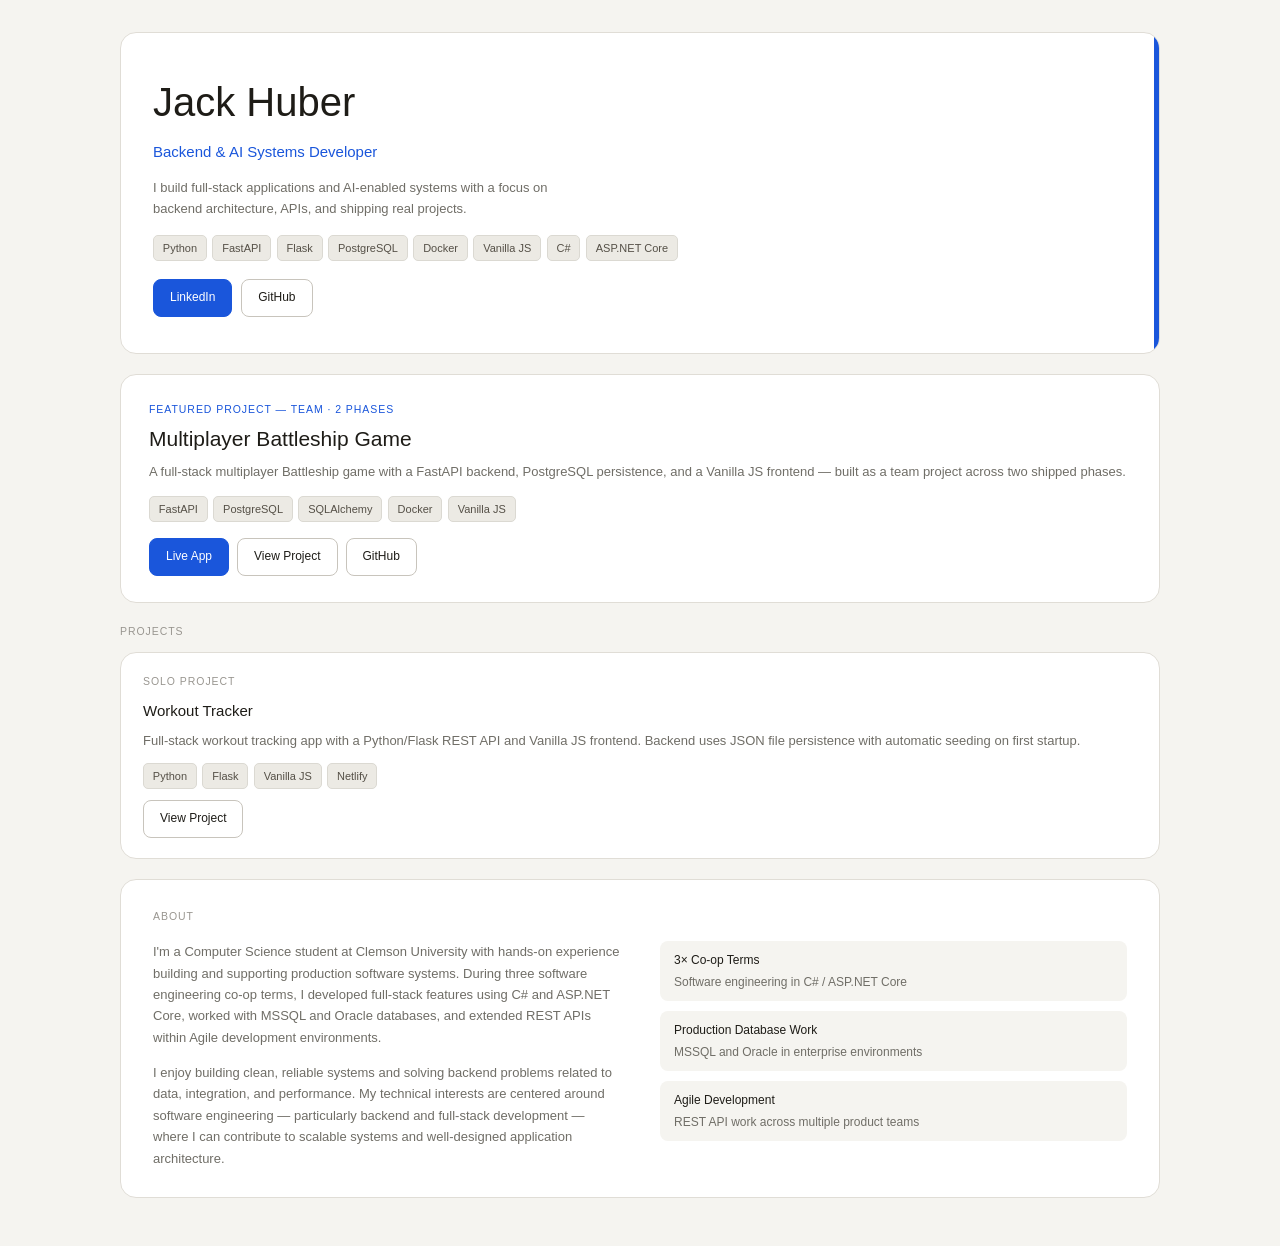
<file: index.html>
<!DOCTYPE html>
<html lang="en">
<head>
  <meta charset="UTF-8" />
  <meta name="viewport" content="width=device-width, initial-scale=1.0" />
  <meta
    name="description"
    content="Jack Huber - Backend and AI Systems Developer building full-stack applications and APIs."
  />
  <title>Jack Huber | Portfolio</title>
  <link rel="stylesheet" href="style.css" />
</head>
<body>
  <main>
    <div class="container page-wrap">

      <!-- ── Hero ─────────────────────────────────────────────────────────────── -->
      <section class="hero-card" aria-labelledby="home-heading">
        <p class="hero-name" id="home-heading">Jack Huber</p>
        <p class="hero-role">Backend &amp; AI Systems Developer</p>
        <p class="hero-bio">
          I build full-stack applications and AI-enabled systems with a focus on backend architecture,
          APIs, and shipping real projects.
        </p>
        <ul class="tags hero-tags" aria-label="Tech stack">
          <li class="tag">Python</li>
          <li class="tag">FastAPI</li>
          <li class="tag">Flask</li>
          <li class="tag">PostgreSQL</li>
          <li class="tag">Docker</li>
          <li class="tag">Vanilla JS</li>
          <li class="tag">C#</li>
          <li class="tag">ASP.NET Core</li>
        </ul>
        <div class="hero-actions">
          <a class="btn btn-filled" href="https://www.linkedin.com/in/jack-huber-87b518264" target="_blank" rel="noopener noreferrer">LinkedIn</a>
          <a class="btn btn-outline" href="https://github.com/jhuber2" target="_blank" rel="noopener noreferrer">GitHub</a>
        </div>
      </section>

      <!-- ── Featured Project ──────────────────────────────────────────────────── -->
      <section aria-labelledby="featured-title">
        <div class="featured-card">
          <p class="featured-label">Featured Project &mdash; Team &middot; 2 Phases</p>
          <h2 class="featured-title" id="featured-title">Multiplayer Battleship Game</h2>
          <p class="featured-desc">
            A full-stack multiplayer Battleship game with a FastAPI backend, PostgreSQL persistence, and a Vanilla JS frontend — built as a team project across two shipped phases.
          </p>
          <ul class="tags featured-tags" aria-label="Tech stack">
            <li class="tag">FastAPI</li>
            <li class="tag">PostgreSQL</li>
            <li class="tag">SQLAlchemy</li>
            <li class="tag">Docker</li>
            <li class="tag">Vanilla JS</li>
          </ul>
          <div class="featured-actions">
            <a class="btn btn-filled" href="https://cpsc3750-battleshipproject.onrender.com/" target="_blank" rel="noopener noreferrer">Live App</a>
            <a class="btn btn-outline" href="project-battleship.html">View Project</a>
            <a class="btn btn-outline" href="https://github.com/jhuber2/CPSC3750_BattleshipProject" target="_blank" rel="noopener noreferrer">GitHub</a>
          </div>
        </div>
      </section>

      <!-- ── Other Projects ────────────────────────────────────────────────────── -->
      <section aria-labelledby="projects-heading">
        <p class="section-heading" id="projects-heading">Projects</p>
        <div class="projects-grid">

          <article class="project-card" aria-labelledby="card-workout">
            <div class="project-card-header">
              <span class="section-label">Solo Project</span>
            </div>
            <h3 id="card-workout">Workout Tracker</h3>
            <p>
              Full-stack workout tracking app with a Python/Flask REST API and Vanilla JS frontend. Backend uses JSON file persistence with automatic seeding on first startup.
            </p>
            <ul class="tags" aria-label="Tech stack">
              <li class="tag">Python</li>
              <li class="tag">Flask</li>
              <li class="tag">Vanilla JS</li>
              <li class="tag">Netlify</li>
            </ul>
            <div class="project-card-actions">
              <a class="btn btn-outline" href="project-workout.html">View Project</a>
            </div>
          </article>

        </div>
      </section>

      <!-- ── About ─────────────────────────────────────────────────────────────── -->
      <section class="about-card" aria-labelledby="about-heading">
        <p class="section-heading" id="about-heading">About</p>
        <div class="about-grid">
          <div class="about-bio">
            <p>
              I'm a Computer Science student at Clemson University with hands-on experience building and supporting production software systems. During three software engineering co-op terms, I developed full-stack features using C# and ASP.NET Core, worked with MSSQL and Oracle databases, and extended REST APIs within Agile development environments.
            </p>
            <p>
              I enjoy building clean, reliable systems and solving backend problems related to data, integration, and performance. My technical interests are centered around software engineering — particularly backend and full-stack development — where I can contribute to scalable systems and well-designed application architecture.
            </p>
          </div>
          <div class="about-highlights" aria-label="Experience highlights">
            <div class="highlight-card">
              <p class="highlight-title">3&times; Co-op Terms</p>
              <p class="highlight-sub">Software engineering in C# / ASP.NET Core</p>
            </div>
            <div class="highlight-card">
              <p class="highlight-title">Production Database Work</p>
              <p class="highlight-sub">MSSQL and Oracle in enterprise environments</p>
            </div>
            <div class="highlight-card">
              <p class="highlight-title">Agile Development</p>
              <p class="highlight-sub">REST API work across multiple product teams</p>
            </div>
          </div>
        </div>
      </section>

    </div>
  </main>
</body>
</html>
</file>
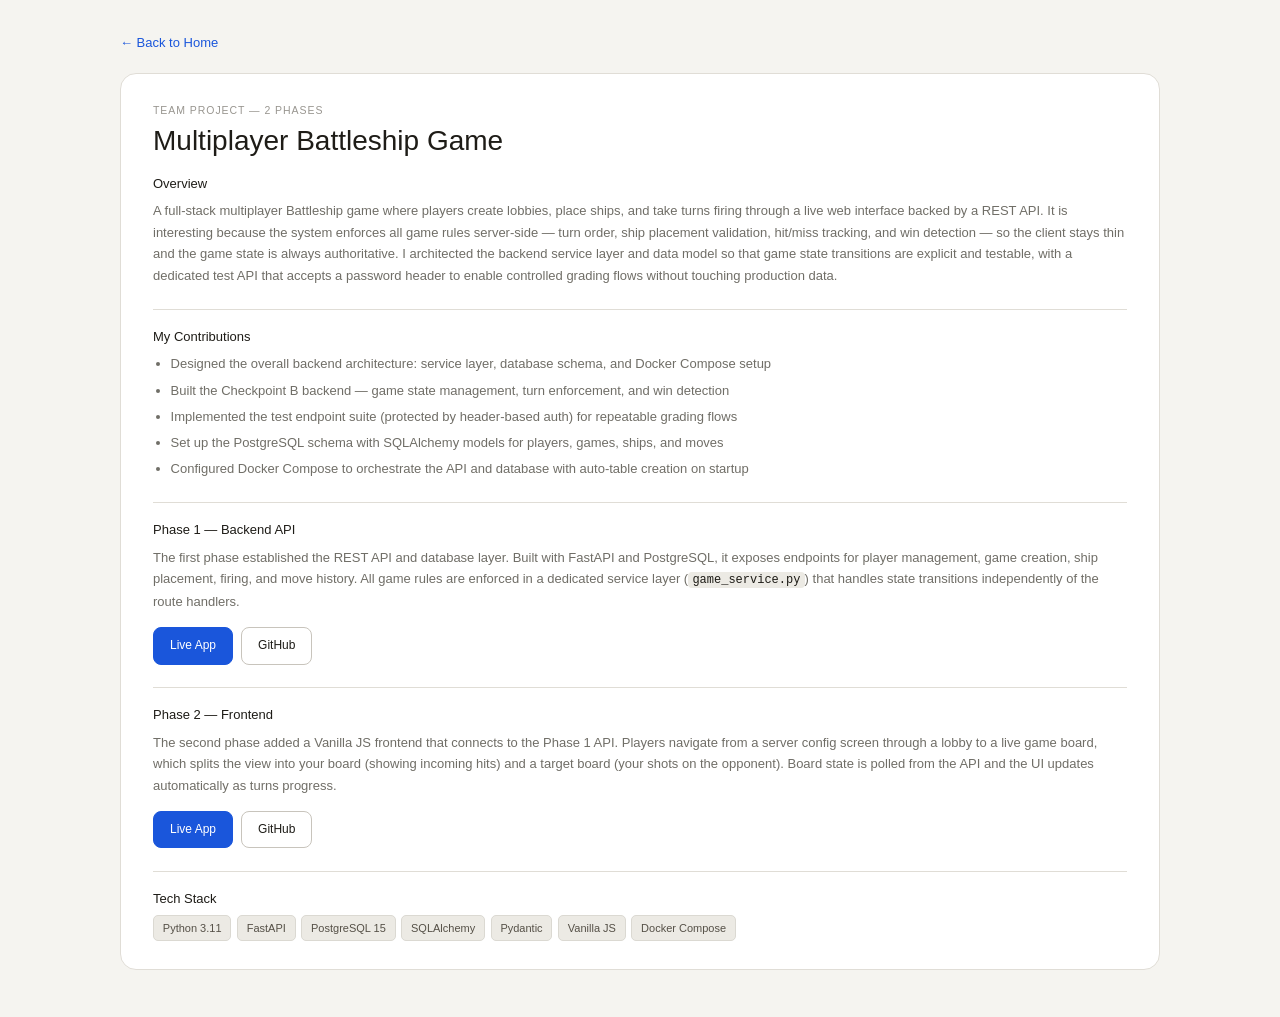
<file: project-battleship.html>
<!DOCTYPE html>
<html lang="en">
<head>
  <meta charset="UTF-8" />
  <meta name="viewport" content="width=device-width, initial-scale=1.0" />
  <meta
    name="description"
    content="Team project page for Jack Huber's Multiplayer Battleship Game built with FastAPI and Vanilla JS."
  />
  <title>Multiplayer Battleship Game | Jack Huber</title>
  <link rel="stylesheet" href="style.css" />
</head>
<body>
  <main class="project-page">
    <div class="container">
      <nav class="top-nav" aria-label="Back navigation">
        <a class="back-link" href="index.html">&larr; Back to Home</a>
      </nav>

      <article class="project-detail">
        <header class="project-detail-header">
          <p class="section-label">Team Project &mdash; 2 Phases</p>
          <h1>Multiplayer Battleship Game</h1>
        </header>

        <div class="detail-section">
          <h2>Overview</h2>
          <p>
            A full-stack multiplayer Battleship game where players create lobbies, place ships, and take turns firing through a live web interface backed by a REST API. It is interesting because the system enforces all game rules server-side — turn order, ship placement validation, hit/miss tracking, and win detection — so the client stays thin and the game state is always authoritative. I architected the backend service layer and data model so that game state transitions are explicit and testable, with a dedicated test API that accepts a password header to enable controlled grading flows without touching production data.
          </p>
        </div>

        <div class="detail-section">
          <h2>My Contributions</h2>
          <ul class="detail-list">
            <li>Designed the overall backend architecture: service layer, database schema, and Docker Compose setup</li>
            <li>Built the Checkpoint B backend — game state management, turn enforcement, and win detection</li>
            <li>Implemented the test endpoint suite (protected by header-based auth) for repeatable grading flows</li>
            <li>Set up the PostgreSQL schema with SQLAlchemy models for players, games, ships, and moves</li>
            <li>Configured Docker Compose to orchestrate the API and database with auto-table creation on startup</li>
          </ul>
        </div>

        <div class="detail-section">
          <h2>Phase 1 &mdash; Backend API</h2>
          <p>
            The first phase established the REST API and database layer. Built with FastAPI and PostgreSQL, it exposes endpoints for player management, game creation, ship placement, firing, and move history. All game rules are enforced in a dedicated service layer (<code>game_service.py</code>) that handles state transitions independently of the route handlers.
          </p>
          <div class="detail-actions">
            <a class="btn btn-filled" href="https://cpsc3750-battleshipproject.onrender.com/" target="_blank" rel="noopener noreferrer">Live App</a>
            <a class="btn btn-outline" href="https://github.com/jhuber2/CPSC3750_BattleshipProject" target="_blank" rel="noopener noreferrer">GitHub</a>
          </div>
        </div>

        <div class="detail-section">
          <h2>Phase 2 &mdash; Frontend</h2>
          <p>
            The second phase added a Vanilla JS frontend that connects to the Phase 1 API. Players navigate from a server config screen through a lobby to a live game board, which splits the view into your board (showing incoming hits) and a target board (your shots on the opponent). Board state is polled from the API and the UI updates automatically as turns progress.
          </p>
          <div class="detail-actions">
            <a class="btn btn-filled" href="https://cpsc3750-battleshipproject.onrender.com/" target="_blank" rel="noopener noreferrer">Live App</a>
            <a class="btn btn-outline" href="https://github.com/jhuber2/CPSC3750_BattleshipProject" target="_blank" rel="noopener noreferrer">GitHub</a>
          </div>
        </div>

        <div class="detail-section">
          <h2>Tech Stack</h2>
          <ul class="tags" aria-label="Tech stack">
            <li class="tag">Python 3.11</li>
            <li class="tag">FastAPI</li>
            <li class="tag">PostgreSQL 15</li>
            <li class="tag">SQLAlchemy</li>
            <li class="tag">Pydantic</li>
            <li class="tag">Vanilla JS</li>
            <li class="tag">Docker Compose</li>
          </ul>
        </div>
      </article>
    </div>
  </main>
</body>
</html>
</file>
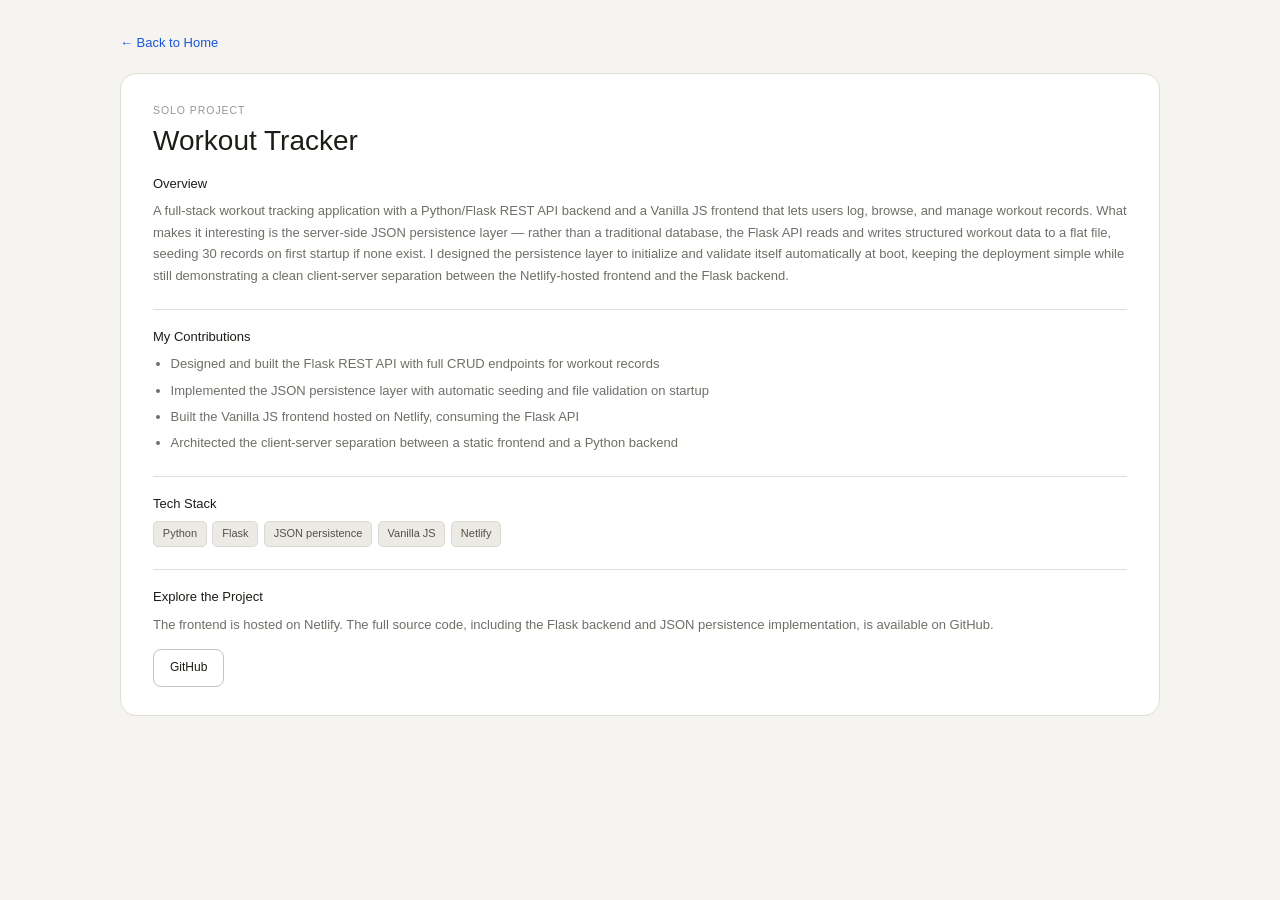
<file: project-workout.html>
<!DOCTYPE html>
<html lang="en">
<head>
  <meta charset="UTF-8" />
  <meta name="viewport" content="width=device-width, initial-scale=1.0" />
  <meta
    name="description"
    content="Solo project page for Jack Huber's Workout Tracker app built with Python/Flask and JSON persistence."
  />
  <title>Workout Tracker | Jack Huber</title>
  <link rel="stylesheet" href="style.css" />
</head>
<body>
  <main class="project-page">
    <div class="container">
      <nav class="top-nav" aria-label="Back navigation">
        <a class="back-link" href="index.html">&larr; Back to Home</a>
      </nav>

      <article class="project-detail">
        <header class="project-detail-header">
          <p class="section-label">Solo Project</p>
          <h1>Workout Tracker</h1>
        </header>

        <div class="detail-section">
          <h2>Overview</h2>
          <p>
            A full-stack workout tracking application with a Python/Flask REST API backend and a Vanilla JS frontend that lets users log, browse, and manage workout records. What makes it interesting is the server-side JSON persistence layer — rather than a traditional database, the Flask API reads and writes structured workout data to a flat file, seeding 30 records on first startup if none exist. I designed the persistence layer to initialize and validate itself automatically at boot, keeping the deployment simple while still demonstrating a clean client-server separation between the Netlify-hosted frontend and the Flask backend.
          </p>
        </div>

        <div class="detail-section">
          <h2>My Contributions</h2>
          <ul class="detail-list">
            <li>Designed and built the Flask REST API with full CRUD endpoints for workout records</li>
            <li>Implemented the JSON persistence layer with automatic seeding and file validation on startup</li>
            <li>Built the Vanilla JS frontend hosted on Netlify, consuming the Flask API</li>
            <li>Architected the client-server separation between a static frontend and a Python backend</li>
          </ul>
        </div>

        <div class="detail-section">
          <h2>Tech Stack</h2>
          <ul class="tags" aria-label="Tech stack">
            <li class="tag">Python</li>
            <li class="tag">Flask</li>
            <li class="tag">JSON persistence</li>
            <li class="tag">Vanilla JS</li>
            <li class="tag">Netlify</li>
          </ul>
        </div>

        <div class="detail-section">
          <h2>Explore the Project</h2>
          <p>
            The frontend is hosted on Netlify. The full source code, including the Flask backend and JSON persistence implementation, is available on GitHub.
          </p>
          <div class="detail-actions">
            <a class="btn btn-outline" href="https://github.com/jhuber2/solo-project-2" target="_blank" rel="noopener noreferrer">GitHub</a>
          </div>
        </div>
      </article>
    </div>
  </main>
</body>
</html>
</file>
<file: style.css>
/* ─── Design Tokens ─────────────────────────────────────────────────────────── */
:root {
  --bg:           #f5f4f0;
  --surface:      #ffffff;
  --border:       0.5px solid #e0ddd6;
  --text:         #1e1c17;
  --muted:        #706e67;
  --label:        #999690;
  --accent:       #1a56db;
  --radius:       16px;
  --content-width: 1040px;
}

/* ─── Reset ──────────────────────────────────────────────────────────────────── */
*, *::before, *::after {
  box-sizing: border-box;
}

html, body {
  margin: 0;
  padding: 0;
}

body {
  font-family: "Segoe UI", "Helvetica Neue", Arial, sans-serif;
  background: var(--bg);
  color: var(--text);
  font-size: 13px;
  line-height: 1.65;
}

.container {
  width: min(var(--content-width), 92%);
  margin: 0 auto;
}

/* ─── Typography ─────────────────────────────────────────────────────────────── */
h1, h2, h3 {
  font-weight: 500;
  margin: 0;
  line-height: 1.15;
  color: var(--text);
}

p {
  margin: 0;
}

.section-label {
  font-size: 10.5px;
  text-transform: uppercase;
  letter-spacing: 0.09em;
  color: var(--label);
  font-weight: 500;
}

/* ─── Buttons ─────────────────────────────────────────────────────────────────── */
.btn {
  display: inline-block;
  text-decoration: none;
  border-radius: 8px;
  padding: 0.5rem 1rem;
  font-size: 12px;
  font-weight: 500;
  text-align: center;
  transition: opacity 0.15s ease, background 0.15s ease;
  cursor: pointer;
}

.btn:hover {
  opacity: 0.85;
}

.btn-filled {
  background: var(--accent);
  color: #fff;
  border: 1px solid var(--accent);
}

.btn-outline {
  background: transparent;
  color: var(--text);
  border: 1px solid #c8c4bc;
}


/* ─── Tech Tags ───────────────────────────────────────────────────────────────── */
.tags {
  display: flex;
  flex-wrap: wrap;
  gap: 0.35rem;
  list-style: none;
  margin: 0;
  padding: 0;
}

.tag {
  font-size: 11px;
  font-weight: 500;
  padding: 0.18rem 0.55rem;
  border-radius: 5px;
  background: #eceae4;
  color: #555047;
  border: 0.5px solid #dbd9d2;
}


/* ─── Page Layout ─────────────────────────────────────────────────────────────── */
.page-wrap {
  padding: 2rem 0 3rem;
  display: flex;
  flex-direction: column;
  gap: 1.25rem;
}

/* ─── Hero Card ───────────────────────────────────────────────────────────────── */
.hero-card {
  background: var(--surface);
  border: var(--border);
  border-radius: var(--radius);
  padding: 36px 32px;
  position: relative;
  overflow: hidden;
}

/* Blue accent bar on right edge */
.hero-card::after {
  content: "";
  position: absolute;
  top: 0;
  right: 0;
  width: 5px;
  height: 100%;
  background: var(--accent);
  border-radius: 0 var(--radius) var(--radius) 0;
}

.hero-name {
  font-size: 40px;
  font-weight: 500;
  color: var(--text);
  margin-bottom: 0.3rem;
}

.hero-role {
  font-size: 15px;
  font-weight: 500;
  color: var(--accent);
  margin-bottom: 0.75rem;
}

.hero-bio {
  font-size: 13px;
  color: var(--muted);
  line-height: 1.65;
  max-width: 60ch;
  margin-bottom: 1rem;
}

.hero-tags {
  margin-bottom: 1.1rem;
}

.hero-actions {
  display: flex;
  flex-wrap: wrap;
  gap: 0.55rem;
}

/* ─── Featured Project Card ───────────────────────────────────────────────────── */
.featured-card {
  background: var(--surface);
  border: var(--border);
  border-radius: var(--radius);
  padding: 26px 28px;
}

.featured-label {
  font-size: 10.5px;
  text-transform: uppercase;
  letter-spacing: 0.09em;
  color: var(--accent);
  font-weight: 500;
  margin-bottom: 0.55rem;
}

.featured-title {
  font-size: 21px;
  font-weight: 500;
  color: var(--text);
  margin-bottom: 0.6rem;
}

.featured-desc {
  font-size: 13px;
  color: var(--muted);
  line-height: 1.65;
  margin-bottom: 0.9rem;
}

.featured-tags {
  margin-bottom: 1rem;
}

.featured-actions {
  display: flex;
  flex-wrap: wrap;
  gap: 0.5rem;
}

/* ─── Projects Section ────────────────────────────────────────────────────────── */
.section-heading {
  font-size: 10.5px;
  text-transform: uppercase;
  letter-spacing: 0.09em;
  color: var(--label);
  font-weight: 500;
  margin-bottom: 0.75rem;
}

.projects-grid {
  display: grid;
  grid-template-columns: repeat(auto-fit, minmax(260px, 1fr));
  gap: 1rem;
}

.project-card {
  background: var(--surface);
  border: var(--border);
  border-radius: var(--radius);
  padding: 20px 22px;
  display: flex;
  flex-direction: column;
  gap: 0.7rem;
}

.project-card-header {
  display: flex;
  justify-content: space-between;
  align-items: center;
}

.project-card-header .section-label {
  font-size: 10.5px;
}

.project-card-github {
  font-size: 12px;
  color: var(--accent);
  text-decoration: none;
  font-weight: 500;
}

.project-card-github:hover {
  text-decoration: underline;
}

.project-card h3 {
  font-size: 15px;
  font-weight: 500;
}

.project-card p {
  font-size: 13px;
  color: var(--muted);
  line-height: 1.65;
  flex: 1;
}

.project-card-actions {
  display: flex;
  flex-wrap: wrap;
  gap: 0.45rem;
  margin-top: auto;
}


/* ─── About Section ───────────────────────────────────────────────────────────── */
.about-card {
  background: var(--surface);
  border: var(--border);
  border-radius: var(--radius);
  padding: 28px 32px;
}

.about-grid {
  display: grid;
  grid-template-columns: 1fr 1fr;
  gap: 2.5rem;
  align-items: start;
  margin-top: 1rem;
}

.about-bio p {
  font-size: 13px;
  color: var(--muted);
  line-height: 1.65;
}

.about-bio p + p {
  margin-top: 0.85rem;
}

.about-highlights {
  display: flex;
  flex-direction: column;
  gap: 0.6rem;
}

.highlight-card {
  background: var(--bg);
  border-radius: 8px;
  padding: 10px 14px;
}

.highlight-title {
  font-size: 12px;
  font-weight: 500;
  color: var(--text);
  margin-bottom: 0.15rem;
}

.highlight-sub {
  font-size: 12px;
  color: var(--muted);
  line-height: 1.5;
}

/* ─── Project Detail Pages ────────────────────────────────────────────────────── */
.project-page {
  padding: 2rem 0 3rem;
}

.top-nav {
  margin-bottom: 1.25rem;
}

.back-link {
  color: var(--accent);
  font-weight: 500;
  text-decoration: none;
  font-size: 13px;
}

.back-link:hover {
  text-decoration: underline;
}

.project-detail {
  background: var(--surface);
  border: var(--border);
  border-radius: var(--radius);
  padding: 28px 32px;
}

.project-detail-header {
  margin-bottom: 1.25rem;
}

.project-detail-header h1 {
  font-size: 28px;
  margin-top: 0.3rem;
}

.detail-section + .detail-section {
  margin-top: 1.4rem;
  padding-top: 1.25rem;
  border-top: var(--border);
}

.detail-section h2 {
  font-size: 13px;
  font-weight: 500;
  color: var(--text);
  margin-bottom: 0.55rem;
  text-transform: none;
}

.detail-section p {
  font-size: 13px;
  color: var(--muted);
  line-height: 1.65;
}

.detail-list {
  margin: 0;
  padding-left: 1.1rem;
  color: var(--muted);
  font-size: 13px;
  line-height: 1.65;
}

.detail-list li + li {
  margin-top: 0.3rem;
}

.detail-actions {
  display: flex;
  flex-wrap: wrap;
  gap: 0.5rem;
  margin-top: 0.9rem;
}

code {
  font-family: "Consolas", "Menlo", monospace;
  font-size: 12px;
  background: #eceae4;
  padding: 0.1em 0.35em;
  border-radius: 4px;
  color: var(--text);
}

/* ─── Responsive ──────────────────────────────────────────────────────────────── */
@media (max-width: 860px) {
  .about-grid {
    grid-template-columns: 1fr;
    gap: 1.5rem;
  }

  .hero-card {
    padding: 28px 24px;
  }

  .hero-name {
    font-size: 32px;
  }
}

@media (max-width: 560px) {
  .hero-card {
    padding: 22px 18px;
  }

  .hero-name {
    font-size: 26px;
  }

  .project-detail {
    padding: 20px 18px;
  }

  .about-card {
    padding: 22px 18px;
  }

  .btn {
    width: 100%;
    text-align: center;
  }
}
</file>
